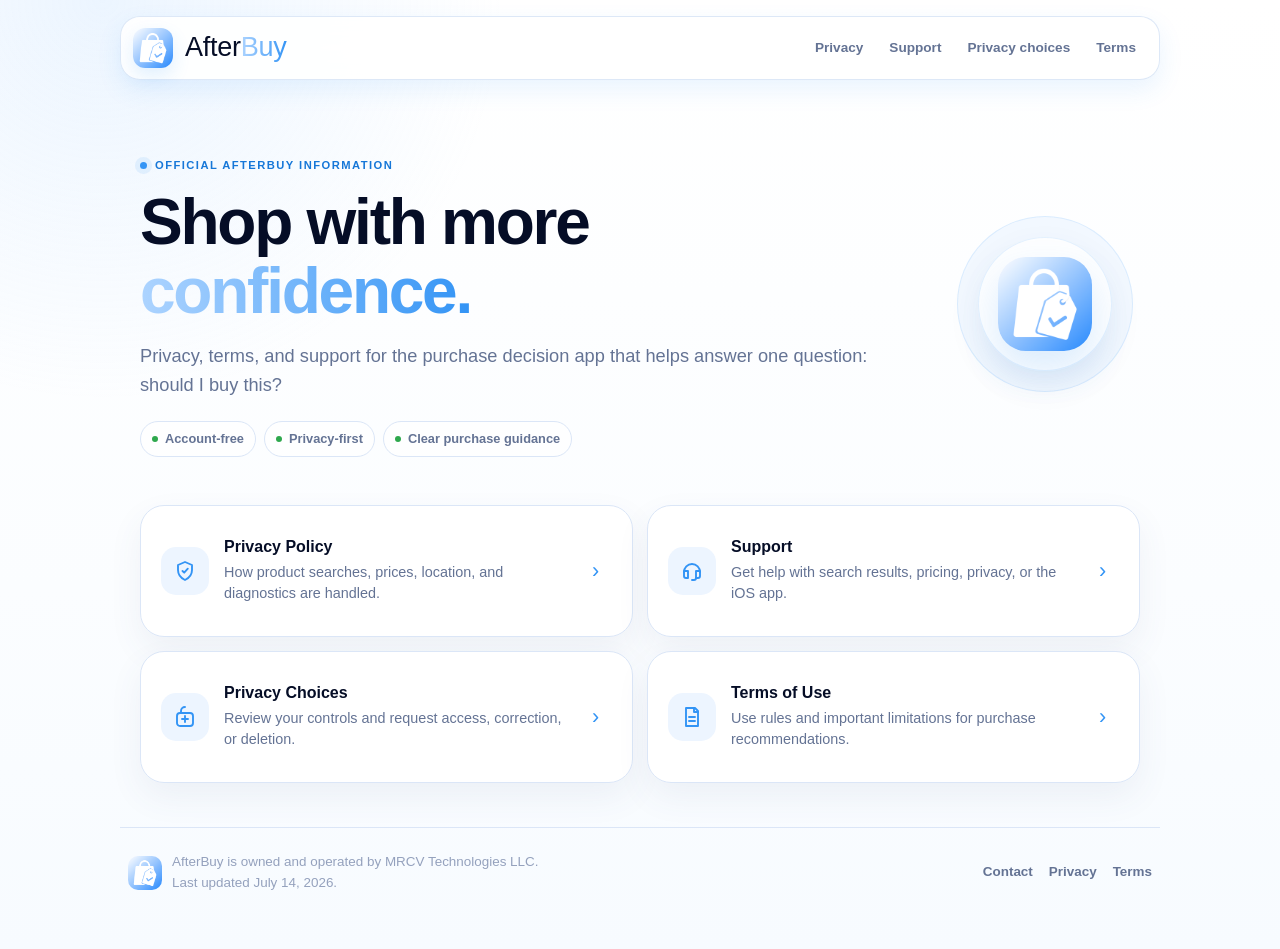
<file: index.html>
<!DOCTYPE html>
<html lang="en">
<head>
  <meta charset="utf-8">
  <meta name="viewport" content="width=device-width, initial-scale=1">
  <meta name="theme-color" content="#ffffff">
  <title>AfterBuy — Legal &amp; Support</title>
  <meta name="description" content="Official privacy, terms, support, and privacy choices for the AfterBuy iOS app.">
  <link rel="icon" type="image/png" href="assets/favicon.png?v=20260717">
  <link rel="apple-touch-icon" href="assets/afterbuy-logo-mark.png?v=20260717">
  <link rel="stylesheet" href="styles.css?v=20260717">
</head>
<body>
  <main class="site-shell">
    <header class="topbar">
      <a class="brand" href="index.html" aria-label="AfterBuy home" aria-current="page">
        <img class="brand-mark" src="assets/afterbuy-logo-mark.png?v=20260717" alt="" width="48" height="48">
        <span class="brand-copy">
          <span class="wordmark"><span>After</span><span class="wordmark-buy">Buy</span></span>
          <span class="brand-tagline">BUY SMARTER. SAVE BETTER.</span>
        </span>
      </a>
      <nav class="nav-links" aria-label="Legal and support pages">
        <a href="privacy.html">Privacy</a>
        <a href="support.html">Support</a>
        <a href="privacy-choices.html">Privacy choices</a>
        <a href="terms.html">Terms</a>
      </nav>
    </header>

    <section class="hero">
      <div class="hero-copy">
        <div class="eyebrow">Official AfterBuy information</div>
        <h1>Shop with more <span class="accent-text">confidence.</span></h1>
        <p class="lead">Privacy, terms, and support for the purchase decision app that helps answer one question: should I buy this?</p>
        <div class="trust-row" aria-label="AfterBuy service qualities">
          <span class="trust-pill">Account-free</span>
          <span class="trust-pill">Privacy-first</span>
          <span class="trust-pill">Clear purchase guidance</span>
        </div>
      </div>
      <div class="hero-art" aria-hidden="true">
        <img class="hero-logo" src="assets/afterbuy-logo-mark.png?v=20260717" alt="" width="126" height="126">
      </div>
    </section>

    <section class="link-grid" aria-label="Important AfterBuy pages">
      <a class="link-card" href="privacy.html">
        <span class="card-icon" aria-hidden="true">
          <svg viewBox="0 0 24 24"><path d="M12 3 5 6v5c0 4.6 2.8 8 7 10 4.2-2 7-5.4 7-10V6l-7-3Z"></path><path d="m9.5 12 1.7 1.7 3.6-4"></path></svg>
        </span>
        <span class="card-copy"><strong>Privacy Policy</strong><span>How product searches, prices, location, and diagnostics are handled.</span></span>
        <span class="card-arrow" aria-hidden="true">›</span>
      </a>
      <a class="link-card" href="support.html">
        <span class="card-icon" aria-hidden="true">
          <svg viewBox="0 0 24 24"><path d="M4 13a8 8 0 0 1 16 0"></path><path d="M4 13v4a2 2 0 0 0 2 2h2v-7H4v1ZM20 13v4a2 2 0 0 1-2 2h-2v-7h4v1Z"></path><path d="M16 19c0 1.1-.9 2-2 2h-2"></path></svg>
        </span>
        <span class="card-copy"><strong>Support</strong><span>Get help with search results, pricing, privacy, or the iOS app.</span></span>
        <span class="card-arrow" aria-hidden="true">›</span>
      </a>
      <a class="link-card" href="privacy-choices.html">
        <span class="card-icon" aria-hidden="true">
          <svg viewBox="0 0 24 24"><path d="M12 2a4 4 0 0 0-4 4v2"></path><rect x="4" y="8" width="16" height="13" rx="3"></rect><path d="M9 14h6M12 11v6"></path></svg>
        </span>
        <span class="card-copy"><strong>Privacy Choices</strong><span>Review your controls and request access, correction, or deletion.</span></span>
        <span class="card-arrow" aria-hidden="true">›</span>
      </a>
      <a class="link-card" href="terms.html">
        <span class="card-icon" aria-hidden="true">
          <svg viewBox="0 0 24 24"><path d="M6 3h9l3 3v15H6V3Z"></path><path d="M14 3v4h4M9 12h6M9 16h6"></path></svg>
        </span>
        <span class="card-copy"><strong>Terms of Use</strong><span>Use rules and important limitations for purchase recommendations.</span></span>
        <span class="card-arrow" aria-hidden="true">›</span>
      </a>
    </section>

    <footer class="footer">
      <div class="footer-brand">
        <img src="assets/afterbuy-logo-mark.png?v=20260717" alt="" width="34" height="34">
        <p>AfterBuy is owned and operated by MRCV Technologies LLC.<br>Last updated July 14, 2026.</p>
      </div>
      <nav class="footer-links" aria-label="Footer links">
        <a href="mailto:info@mrcv.net">Contact</a>
        <a href="privacy.html">Privacy</a>
        <a href="terms.html">Terms</a>
      </nav>
    </footer>
  </main>
</body>
</html>
</file>
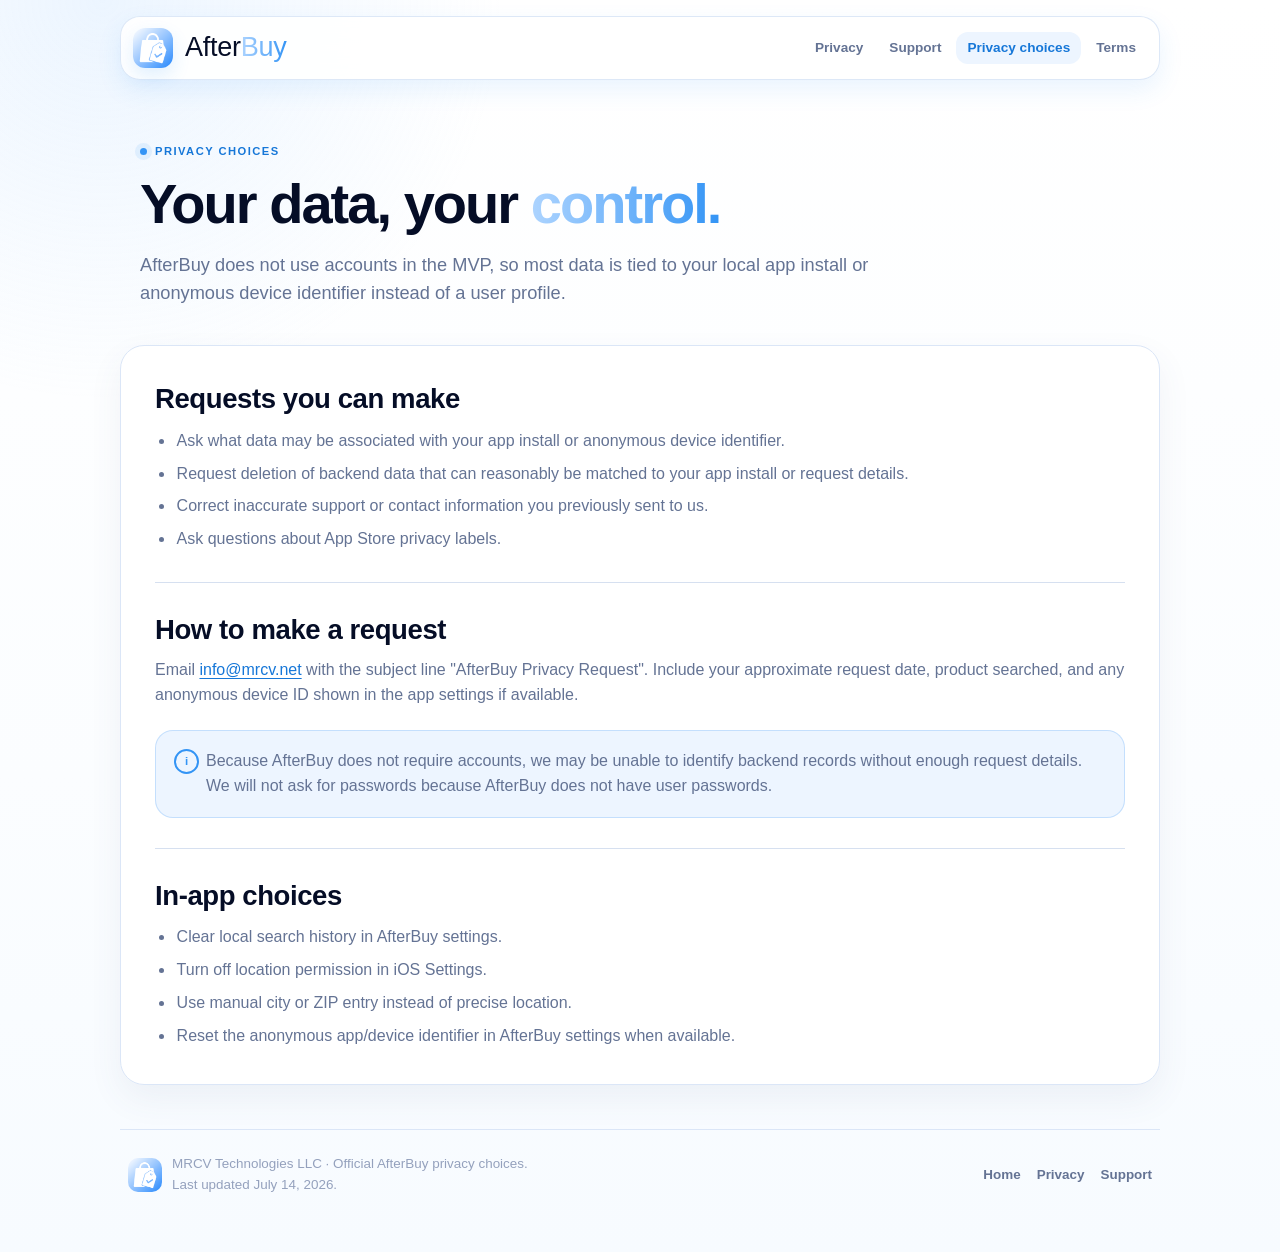
<file: privacy-choices.html>
<!DOCTYPE html>
<html lang="en">
<head>
  <meta charset="utf-8">
  <meta name="viewport" content="width=device-width, initial-scale=1">
  <meta name="theme-color" content="#ffffff">
  <title>AfterBuy Privacy Choices</title>
  <meta name="description" content="Privacy choices and data request information for AfterBuy.">
  <link rel="icon" type="image/png" href="assets/favicon.png?v=20260717">
  <link rel="apple-touch-icon" href="assets/afterbuy-logo-mark.png?v=20260717">
  <link rel="stylesheet" href="styles.css?v=20260717">
</head>
<body>
  <main class="site-shell">
    <header class="topbar">
      <a class="brand" href="index.html" aria-label="AfterBuy home">
        <img class="brand-mark" src="assets/afterbuy-logo-mark.png?v=20260717" alt="" width="48" height="48">
        <span class="brand-copy">
          <span class="wordmark"><span>After</span><span class="wordmark-buy">Buy</span></span>
          <span class="brand-tagline">BUY SMARTER. SAVE BETTER.</span>
        </span>
      </a>
      <nav class="nav-links" aria-label="Legal and support pages">
        <a href="privacy.html">Privacy</a>
        <a href="support.html">Support</a>
        <a href="privacy-choices.html" aria-current="page">Privacy choices</a>
        <a href="terms.html">Terms</a>
      </nav>
    </header>

    <section class="hero hero-compact">
      <div class="hero-copy">
        <div class="eyebrow">Privacy choices</div>
        <h1>Your data, your <span class="accent-text">control.</span></h1>
        <p class="lead">AfterBuy does not use accounts in the MVP, so most data is tied to your local app install or anonymous device identifier instead of a user profile.</p>
      </div>
    </section>

    <article class="content-card">
    <section class="section">
      <h2>Requests you can make</h2>
      <ul>
        <li>Ask what data may be associated with your app install or anonymous device identifier.</li>
        <li>Request deletion of backend data that can reasonably be matched to your app install or request details.</li>
        <li>Correct inaccurate support or contact information you previously sent to us.</li>
        <li>Ask questions about App Store privacy labels.</li>
      </ul>
    </section>

    <section class="section">
      <h2>How to make a request</h2>
      <p>Email <a href="mailto:info@mrcv.net">info@mrcv.net</a> with the subject line "AfterBuy Privacy Request". Include your approximate request date, product searched, and any anonymous device ID shown in the app settings if available.</p>
      <p class="notice">Because AfterBuy does not require accounts, we may be unable to identify backend records without enough request details. We will not ask for passwords because AfterBuy does not have user passwords.</p>
    </section>

    <section class="section">
      <h2>In-app choices</h2>
      <ul>
        <li>Clear local search history in AfterBuy settings.</li>
        <li>Turn off location permission in iOS Settings.</li>
        <li>Use manual city or ZIP entry instead of precise location.</li>
        <li>Reset the anonymous app/device identifier in AfterBuy settings when available.</li>
      </ul>
    </section>
    </article>

    <footer class="footer">
      <div class="footer-brand">
        <img src="assets/afterbuy-logo-mark.png?v=20260717" alt="" width="34" height="34">
        <p>MRCV Technologies LLC · Official AfterBuy privacy choices.<br>Last updated July 14, 2026.</p>
      </div>
      <nav class="footer-links" aria-label="Footer links">
        <a href="index.html">Home</a>
        <a href="privacy.html">Privacy</a>
        <a href="support.html">Support</a>
      </nav>
    </footer>
  </main>
</body>
</html>
</file>
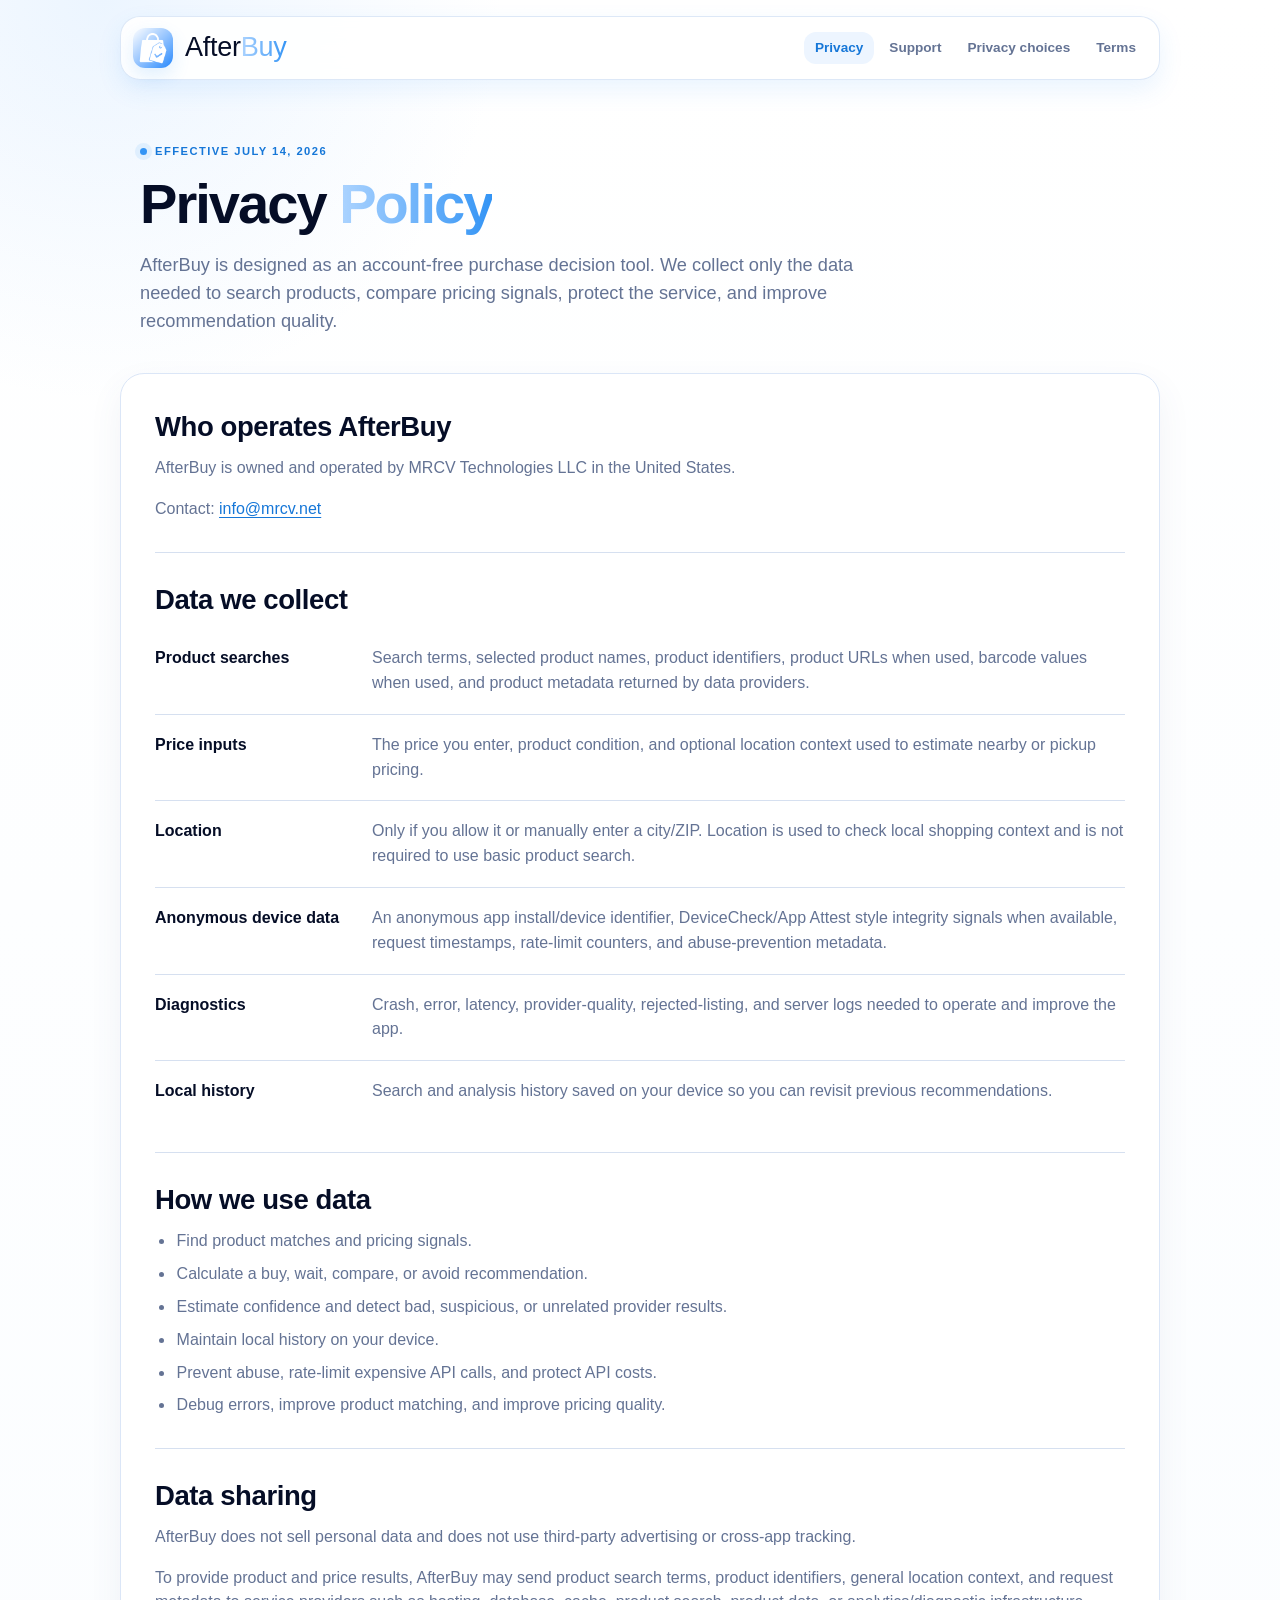
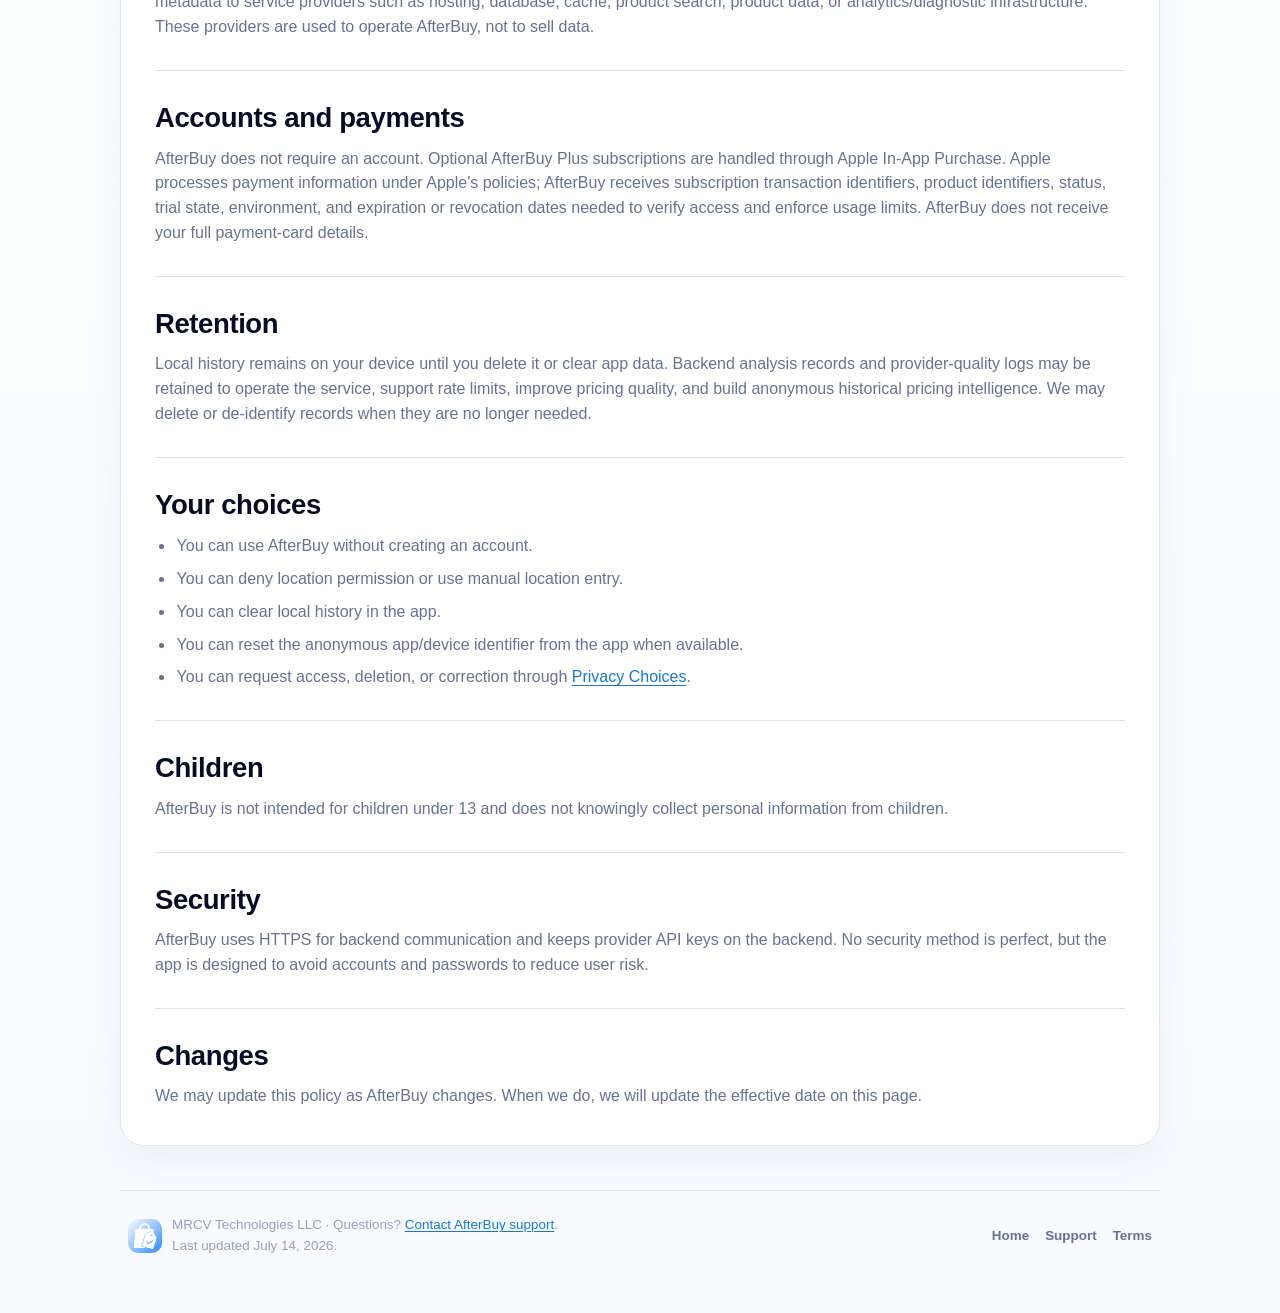
<file: privacy.html>
<!DOCTYPE html>
<html lang="en">
<head>
  <meta charset="utf-8">
  <meta name="viewport" content="width=device-width, initial-scale=1">
  <meta name="theme-color" content="#ffffff">
  <title>AfterBuy Privacy Policy</title>
  <meta name="description" content="Privacy Policy for the AfterBuy iOS app.">
  <link rel="icon" type="image/png" href="assets/favicon.png?v=20260717">
  <link rel="apple-touch-icon" href="assets/afterbuy-logo-mark.png?v=20260717">
  <link rel="stylesheet" href="styles.css?v=20260717">
</head>
<body>
  <main class="site-shell">
    <header class="topbar">
      <a class="brand" href="index.html" aria-label="AfterBuy home">
        <img class="brand-mark" src="assets/afterbuy-logo-mark.png?v=20260717" alt="" width="48" height="48">
        <span class="brand-copy">
          <span class="wordmark"><span>After</span><span class="wordmark-buy">Buy</span></span>
          <span class="brand-tagline">BUY SMARTER. SAVE BETTER.</span>
        </span>
      </a>
      <nav class="nav-links" aria-label="Legal and support pages">
        <a href="privacy.html" aria-current="page">Privacy</a>
        <a href="support.html">Support</a>
        <a href="privacy-choices.html">Privacy choices</a>
        <a href="terms.html">Terms</a>
      </nav>
    </header>

    <section class="hero hero-compact">
      <div class="hero-copy">
        <div class="eyebrow">Effective July 14, 2026</div>
        <h1>Privacy <span class="accent-text">Policy</span></h1>
        <p class="lead">AfterBuy is designed as an account-free purchase decision tool. We collect only the data needed to search products, compare pricing signals, protect the service, and improve recommendation quality.</p>
      </div>
    </section>

    <article class="content-card">
    <section class="section">
      <h2>Who operates AfterBuy</h2>
      <p>AfterBuy is owned and operated by MRCV Technologies LLC in the United States.</p>
      <p>Contact: <a href="mailto:info@mrcv.net">info@mrcv.net</a></p>
    </section>

    <section class="section">
      <h2>Data we collect</h2>
      <div class="details">
        <div class="row">
          <strong>Product searches</strong>
          <span>Search terms, selected product names, product identifiers, product URLs when used, barcode values when used, and product metadata returned by data providers.</span>
        </div>
        <div class="row">
          <strong>Price inputs</strong>
          <span>The price you enter, product condition, and optional location context used to estimate nearby or pickup pricing.</span>
        </div>
        <div class="row">
          <strong>Location</strong>
          <span>Only if you allow it or manually enter a city/ZIP. Location is used to check local shopping context and is not required to use basic product search.</span>
        </div>
        <div class="row">
          <strong>Anonymous device data</strong>
          <span>An anonymous app install/device identifier, DeviceCheck/App Attest style integrity signals when available, request timestamps, rate-limit counters, and abuse-prevention metadata.</span>
        </div>
        <div class="row">
          <strong>Diagnostics</strong>
          <span>Crash, error, latency, provider-quality, rejected-listing, and server logs needed to operate and improve the app.</span>
        </div>
        <div class="row">
          <strong>Local history</strong>
          <span>Search and analysis history saved on your device so you can revisit previous recommendations.</span>
        </div>
      </div>
    </section>

    <section class="section">
      <h2>How we use data</h2>
      <ul>
        <li>Find product matches and pricing signals.</li>
        <li>Calculate a buy, wait, compare, or avoid recommendation.</li>
        <li>Estimate confidence and detect bad, suspicious, or unrelated provider results.</li>
        <li>Maintain local history on your device.</li>
        <li>Prevent abuse, rate-limit expensive API calls, and protect API costs.</li>
        <li>Debug errors, improve product matching, and improve pricing quality.</li>
      </ul>
    </section>

    <section class="section">
      <h2>Data sharing</h2>
      <p>AfterBuy does not sell personal data and does not use third-party advertising or cross-app tracking.</p>
      <p>To provide product and price results, AfterBuy may send product search terms, product identifiers, general location context, and request metadata to service providers such as hosting, database, cache, product search, product data, or analytics/diagnostic infrastructure. These providers are used to operate AfterBuy, not to sell data.</p>
    </section>

    <section class="section">
      <h2>Accounts and payments</h2>
      <p>AfterBuy does not require an account. Optional AfterBuy Plus subscriptions are handled through Apple In-App Purchase. Apple processes payment information under Apple's policies; AfterBuy receives subscription transaction identifiers, product identifiers, status, trial state, environment, and expiration or revocation dates needed to verify access and enforce usage limits. AfterBuy does not receive your full payment-card details.</p>
    </section>

    <section class="section">
      <h2>Retention</h2>
      <p>Local history remains on your device until you delete it or clear app data. Backend analysis records and provider-quality logs may be retained to operate the service, support rate limits, improve pricing quality, and build anonymous historical pricing intelligence. We may delete or de-identify records when they are no longer needed.</p>
    </section>

    <section class="section">
      <h2>Your choices</h2>
      <ul>
        <li>You can use AfterBuy without creating an account.</li>
        <li>You can deny location permission or use manual location entry.</li>
        <li>You can clear local history in the app.</li>
        <li>You can reset the anonymous app/device identifier from the app when available.</li>
        <li>You can request access, deletion, or correction through <a href="privacy-choices.html">Privacy Choices</a>.</li>
      </ul>
    </section>

    <section class="section">
      <h2>Children</h2>
      <p>AfterBuy is not intended for children under 13 and does not knowingly collect personal information from children.</p>
    </section>

    <section class="section">
      <h2>Security</h2>
      <p>AfterBuy uses HTTPS for backend communication and keeps provider API keys on the backend. No security method is perfect, but the app is designed to avoid accounts and passwords to reduce user risk.</p>
    </section>

    <section class="section">
      <h2>Changes</h2>
      <p>We may update this policy as AfterBuy changes. When we do, we will update the effective date on this page.</p>
    </section>
    </article>

    <footer class="footer">
      <div class="footer-brand">
        <img src="assets/afterbuy-logo-mark.png?v=20260717" alt="" width="34" height="34">
        <p>MRCV Technologies LLC · Questions? <a href="mailto:info@mrcv.net">Contact AfterBuy support</a>.<br>Last updated July 14, 2026.</p>
      </div>
      <nav class="footer-links" aria-label="Footer links">
        <a href="index.html">Home</a>
        <a href="support.html">Support</a>
        <a href="terms.html">Terms</a>
      </nav>
    </footer>
  </main>
</body>
</html>
</file>
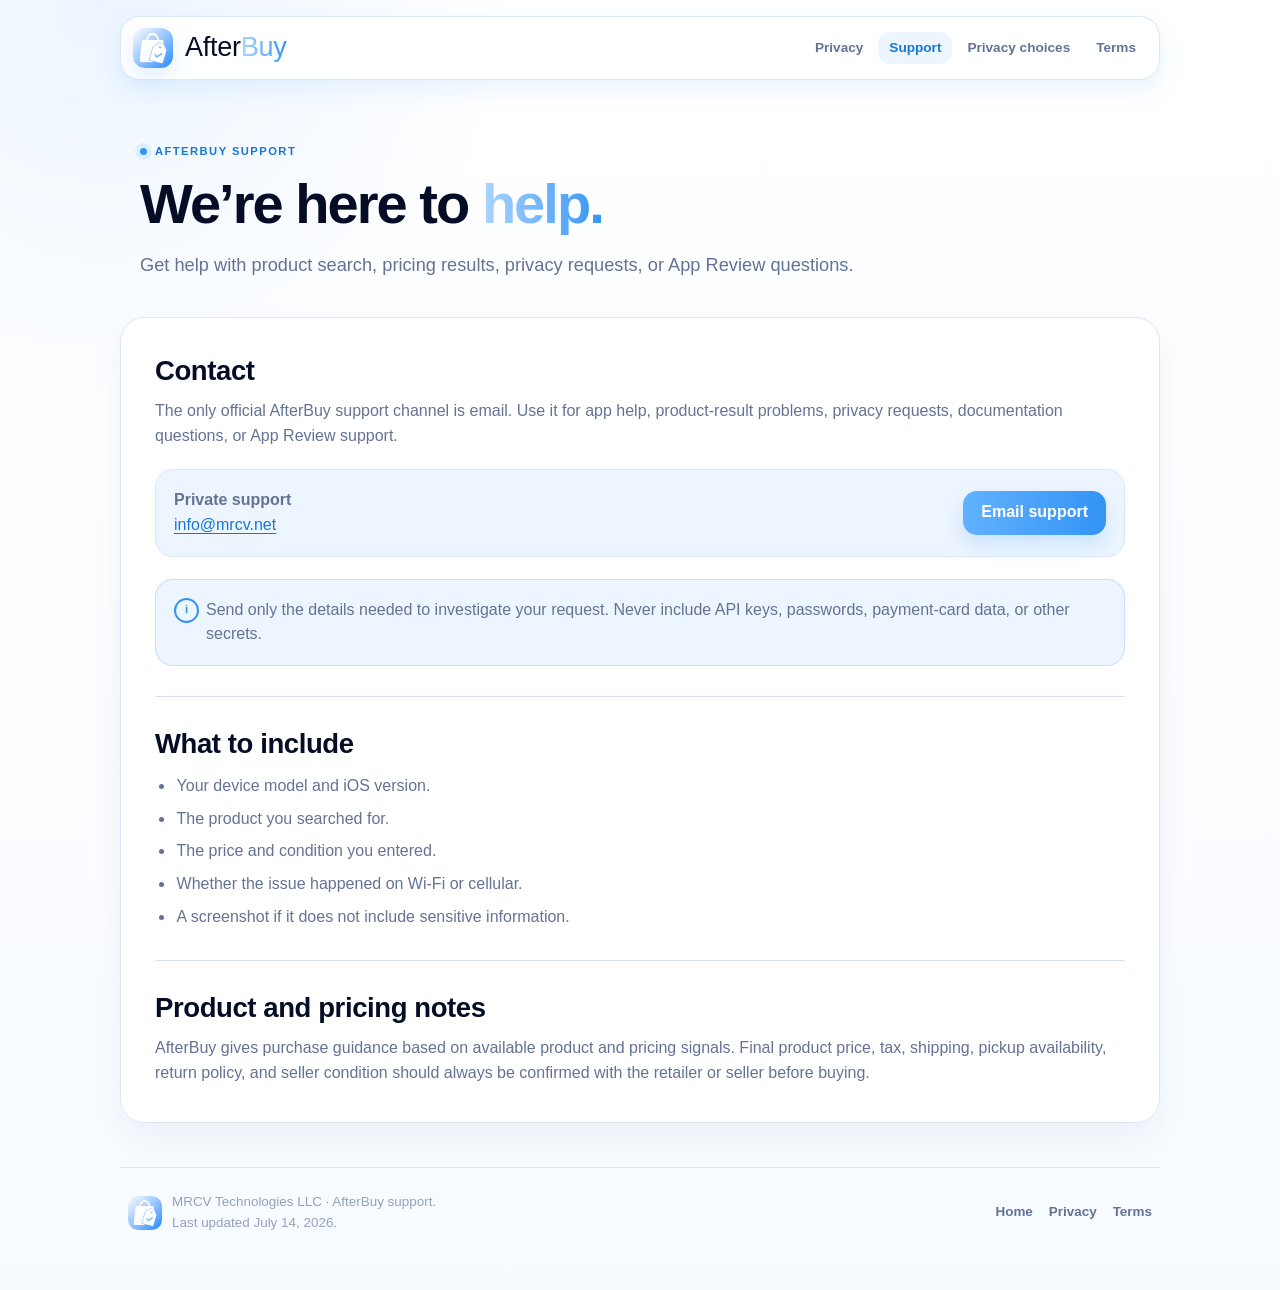
<file: support.html>
<!DOCTYPE html>
<html lang="en">
<head>
  <meta charset="utf-8">
  <meta name="viewport" content="width=device-width, initial-scale=1">
  <meta name="theme-color" content="#ffffff">
  <title>AfterBuy Support</title>
  <meta name="description" content="Support contact information for AfterBuy.">
  <link rel="icon" type="image/png" href="assets/favicon.png?v=20260717">
  <link rel="apple-touch-icon" href="assets/afterbuy-logo-mark.png?v=20260717">
  <link rel="stylesheet" href="styles.css?v=20260717">
</head>
<body>
  <main class="site-shell">
    <header class="topbar">
      <a class="brand" href="index.html" aria-label="AfterBuy home">
        <img class="brand-mark" src="assets/afterbuy-logo-mark.png?v=20260717" alt="" width="48" height="48">
        <span class="brand-copy">
          <span class="wordmark"><span>After</span><span class="wordmark-buy">Buy</span></span>
          <span class="brand-tagline">BUY SMARTER. SAVE BETTER.</span>
        </span>
      </a>
      <nav class="nav-links" aria-label="Legal and support pages">
        <a href="privacy.html">Privacy</a>
        <a href="support.html" aria-current="page">Support</a>
        <a href="privacy-choices.html">Privacy choices</a>
        <a href="terms.html">Terms</a>
      </nav>
    </header>

    <section class="hero hero-compact">
      <div class="hero-copy">
        <div class="eyebrow">AfterBuy support</div>
        <h1>We’re here to <span class="accent-text">help.</span></h1>
        <p class="lead">Get help with product search, pricing results, privacy requests, or App Review questions.</p>
      </div>
    </section>

    <article class="content-card">
    <section class="section">
      <h2>Contact</h2>
      <p>The only official AfterBuy support channel is email. Use it for app help, product-result problems, privacy requests, documentation questions, or App Review support.</p>
      <div class="contact-card">
        <p><strong>Private support</strong><br><a href="mailto:info@mrcv.net">info@mrcv.net</a></p>
        <a class="primary-button" href="mailto:info@mrcv.net?subject=AfterBuy%20Support">Email support</a>
      </div>
      <p class="notice">Send only the details needed to investigate your request. Never include API keys, passwords, payment-card data, or other secrets.</p>
    </section>

    <section class="section">
      <h2>What to include</h2>
      <ul>
        <li>Your device model and iOS version.</li>
        <li>The product you searched for.</li>
        <li>The price and condition you entered.</li>
        <li>Whether the issue happened on Wi-Fi or cellular.</li>
        <li>A screenshot if it does not include sensitive information.</li>
      </ul>
    </section>

    <section class="section">
      <h2>Product and pricing notes</h2>
      <p>AfterBuy gives purchase guidance based on available product and pricing signals. Final product price, tax, shipping, pickup availability, return policy, and seller condition should always be confirmed with the retailer or seller before buying.</p>
    </section>
    </article>

    <footer class="footer">
      <div class="footer-brand">
        <img src="assets/afterbuy-logo-mark.png?v=20260717" alt="" width="34" height="34">
        <p>MRCV Technologies LLC · AfterBuy support.<br>Last updated July 14, 2026.</p>
      </div>
      <nav class="footer-links" aria-label="Footer links">
        <a href="index.html">Home</a>
        <a href="privacy.html">Privacy</a>
        <a href="terms.html">Terms</a>
      </nav>
    </footer>
  </main>
</body>
</html>
</file>
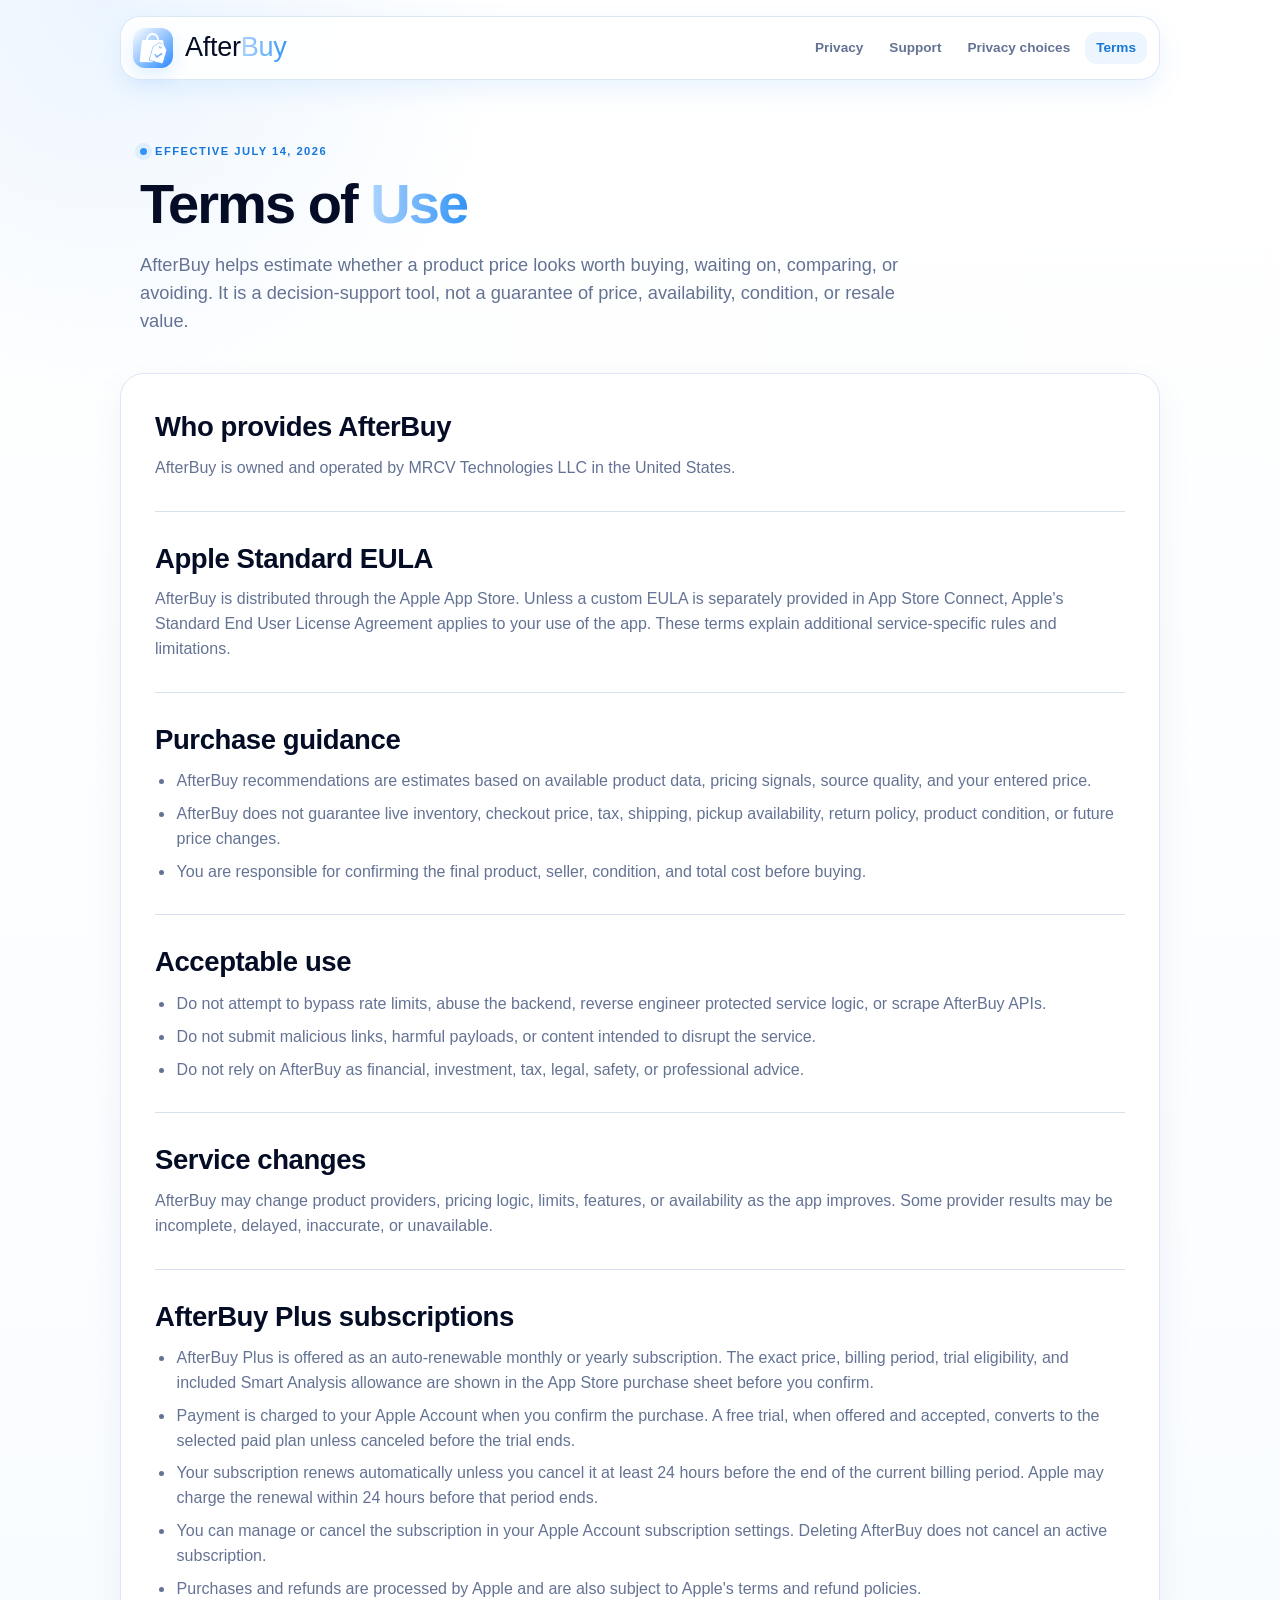
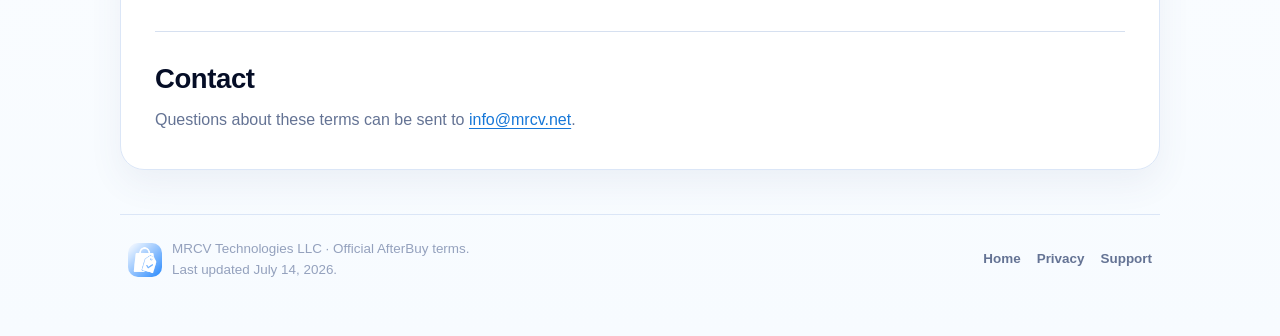
<file: terms.html>
<!DOCTYPE html>
<html lang="en">
<head>
  <meta charset="utf-8">
  <meta name="viewport" content="width=device-width, initial-scale=1">
  <meta name="theme-color" content="#ffffff">
  <title>AfterBuy Terms</title>
  <meta name="description" content="Terms of use for AfterBuy.">
  <link rel="icon" type="image/png" href="assets/favicon.png?v=20260717">
  <link rel="apple-touch-icon" href="assets/afterbuy-logo-mark.png?v=20260717">
  <link rel="stylesheet" href="styles.css?v=20260717">
</head>
<body>
  <main class="site-shell">
    <header class="topbar">
      <a class="brand" href="index.html" aria-label="AfterBuy home">
        <img class="brand-mark" src="assets/afterbuy-logo-mark.png?v=20260717" alt="" width="48" height="48">
        <span class="brand-copy">
          <span class="wordmark"><span>After</span><span class="wordmark-buy">Buy</span></span>
          <span class="brand-tagline">BUY SMARTER. SAVE BETTER.</span>
        </span>
      </a>
      <nav class="nav-links" aria-label="Legal and support pages">
        <a href="privacy.html">Privacy</a>
        <a href="support.html">Support</a>
        <a href="privacy-choices.html">Privacy choices</a>
        <a href="terms.html" aria-current="page">Terms</a>
      </nav>
    </header>

    <section class="hero hero-compact">
      <div class="hero-copy">
        <div class="eyebrow">Effective July 14, 2026</div>
        <h1>Terms of <span class="accent-text">Use</span></h1>
        <p class="lead">AfterBuy helps estimate whether a product price looks worth buying, waiting on, comparing, or avoiding. It is a decision-support tool, not a guarantee of price, availability, condition, or resale value.</p>
      </div>
    </section>

    <article class="content-card">
    <section class="section">
      <h2>Who provides AfterBuy</h2>
      <p>AfterBuy is owned and operated by MRCV Technologies LLC in the United States.</p>
    </section>
    <section class="section">
      <h2>Apple Standard EULA</h2>
      <p>AfterBuy is distributed through the Apple App Store. Unless a custom EULA is separately provided in App Store Connect, Apple's Standard End User License Agreement applies to your use of the app. These terms explain additional service-specific rules and limitations.</p>
    </section>

    <section class="section">
      <h2>Purchase guidance</h2>
      <ul>
        <li>AfterBuy recommendations are estimates based on available product data, pricing signals, source quality, and your entered price.</li>
        <li>AfterBuy does not guarantee live inventory, checkout price, tax, shipping, pickup availability, return policy, product condition, or future price changes.</li>
        <li>You are responsible for confirming the final product, seller, condition, and total cost before buying.</li>
      </ul>
    </section>

    <section class="section">
      <h2>Acceptable use</h2>
      <ul>
        <li>Do not attempt to bypass rate limits, abuse the backend, reverse engineer protected service logic, or scrape AfterBuy APIs.</li>
        <li>Do not submit malicious links, harmful payloads, or content intended to disrupt the service.</li>
        <li>Do not rely on AfterBuy as financial, investment, tax, legal, safety, or professional advice.</li>
      </ul>
    </section>

    <section class="section">
      <h2>Service changes</h2>
      <p>AfterBuy may change product providers, pricing logic, limits, features, or availability as the app improves. Some provider results may be incomplete, delayed, inaccurate, or unavailable.</p>
    </section>

    <section class="section">
      <h2>AfterBuy Plus subscriptions</h2>
      <ul>
        <li>AfterBuy Plus is offered as an auto-renewable monthly or yearly subscription. The exact price, billing period, trial eligibility, and included Smart Analysis allowance are shown in the App Store purchase sheet before you confirm.</li>
        <li>Payment is charged to your Apple Account when you confirm the purchase. A free trial, when offered and accepted, converts to the selected paid plan unless canceled before the trial ends.</li>
        <li>Your subscription renews automatically unless you cancel it at least 24 hours before the end of the current billing period. Apple may charge the renewal within 24 hours before that period ends.</li>
        <li>You can manage or cancel the subscription in your Apple Account subscription settings. Deleting AfterBuy does not cancel an active subscription.</li>
        <li>Purchases and refunds are processed by Apple and are also subject to Apple's terms and refund policies.</li>
      </ul>
    </section>

    <section class="section">
      <h2>Contact</h2>
      <p>Questions about these terms can be sent to <a href="mailto:info@mrcv.net">info@mrcv.net</a>.</p>
    </section>
    </article>

    <footer class="footer">
      <div class="footer-brand">
        <img src="assets/afterbuy-logo-mark.png?v=20260717" alt="" width="34" height="34">
        <p>MRCV Technologies LLC · Official AfterBuy terms.<br>Last updated July 14, 2026.</p>
      </div>
      <nav class="footer-links" aria-label="Footer links">
        <a href="index.html">Home</a>
        <a href="privacy.html">Privacy</a>
        <a href="support.html">Support</a>
      </nav>
    </footer>
  </main>
</body>
</html>
</file>
<file: styles.css>
:root {
  color-scheme: light;
  --background: #ffffff;
  --background-blue: #edf5ff;
  --card: rgba(255, 255, 255, 0.96);
  --border: #dbe6f7;
  --hairline: #d6e0f0;
  --primary: #050d26;
  --secondary: #647394;
  --muted: #94a1bd;
  --accent: #3394f5;
  --accent-light: #add4ff;
  --accent-dark: #1677d8;
  --green: #2ea84d;
  --shadow: 0 14px 34px rgba(66, 82, 122, 0.07);
  --blue-shadow: 0 10px 24px rgba(51, 148, 245, 0.10);
  --radius-large: 24px;
  --radius-medium: 18px;
  --page-width: 1040px;
}

* {
  box-sizing: border-box;
  min-width: 0;
}

html {
  scroll-behavior: smooth;
  color: var(--primary);
  background: var(--background);
  font-family: "Avenir Next", Avenir, -apple-system, BlinkMacSystemFont, "Segoe UI", sans-serif;
  font-size: 16px;
  line-height: 1.55;
  -webkit-font-smoothing: antialiased;
  text-rendering: optimizeLegibility;
}

body {
  min-width: 320px;
  min-height: 100vh;
  margin: 0;
  background:
    radial-gradient(circle at 8% 0%, rgba(173, 212, 255, 0.23), transparent 25rem),
    linear-gradient(180deg, #ffffff 0%, #fbfdff 62%, #f7fbff 100%);
}

img,
svg {
  display: block;
  max-width: 100%;
}

a {
  color: var(--accent-dark);
  overflow-wrap: anywhere;
  text-decoration-thickness: 0.07em;
  text-underline-offset: 0.18em;
}

a:focus-visible {
  outline: 3px solid rgba(51, 148, 245, 0.28);
  outline-offset: 4px;
  border-radius: 8px;
}

.site-shell {
  width: calc(100% - 32px);
  max-width: var(--page-width);
  margin: 0 auto;
  padding: 16px 0 56px;
}

.topbar {
  position: sticky;
  top: 12px;
  z-index: 10;
  display: flex;
  align-items: center;
  justify-content: space-between;
  gap: 20px;
  width: 100%;
  min-height: 64px;
  padding: 10px 12px;
  border: 1px solid rgba(219, 230, 247, 0.92);
  border-radius: 20px;
  background: rgba(255, 255, 255, 0.90);
  box-shadow: var(--blue-shadow);
  backdrop-filter: blur(20px) saturate(130%);
  -webkit-backdrop-filter: blur(20px) saturate(130%);
}

.brand {
  display: inline-flex;
  flex: 0 0 auto;
  align-items: center;
  gap: 12px;
  color: var(--primary);
  text-decoration: none;
  white-space: nowrap;
}

.brand-mark {
  flex: 0 0 auto;
  width: 40px;
  height: 40px;
  border-radius: 12px;
  box-shadow: 0 8px 18px rgba(51, 148, 245, 0.14);
}

.brand-copy {
  display: grid;
  gap: 2px;
}

.wordmark {
  display: inline-flex;
  align-items: baseline;
  font-size: 1.69rem;
  font-weight: 500;
  line-height: 1;
  letter-spacing: -0.01em;
}

.wordmark-buy,
.accent-text {
  color: var(--accent);
  background: linear-gradient(90deg, var(--accent-light), var(--accent));
  background-clip: text;
  -webkit-background-clip: text;
  -webkit-text-fill-color: transparent;
}

.brand-tagline {
  display: none;
  color: var(--secondary);
  font-size: 0.58rem;
  font-weight: 700;
  line-height: 1.25;
  letter-spacing: 0.16em;
}

.nav-links {
  display: flex;
  flex: 0 1 auto;
  flex-wrap: wrap;
  justify-content: flex-end;
  gap: 4px;
}

.nav-links a {
  padding: 8px 11px;
  border-radius: 12px;
  color: var(--secondary);
  font-size: 0.85rem;
  font-weight: 600;
  line-height: 1.2;
  text-align: center;
  text-decoration: none;
  transition: color 180ms ease, background-color 180ms ease, transform 180ms ease;
}

.nav-links a:hover,
.nav-links a[aria-current="page"] {
  color: var(--accent-dark);
  background: var(--background-blue);
}

.nav-links a:hover {
  transform: translateY(-1px);
}

.hero {
  position: relative;
  display: grid;
  grid-template-columns: minmax(0, 1fr) 190px;
  align-items: center;
  gap: 52px;
  width: 100%;
  padding: 72px 20px 48px;
}

.hero-compact {
  grid-template-columns: minmax(0, 1fr);
  padding-top: 58px;
  padding-bottom: 38px;
}

.hero-copy {
  width: 100%;
}

.eyebrow {
  display: inline-flex;
  align-items: center;
  gap: 8px;
  max-width: 100%;
  margin-bottom: 14px;
  color: var(--accent-dark);
  font-size: 0.7rem;
  font-weight: 700;
  letter-spacing: 0.13em;
  text-transform: uppercase;
}

.eyebrow::before {
  flex: 0 0 auto;
  width: 7px;
  height: 7px;
  border-radius: 999px;
  background: var(--accent);
  box-shadow: 0 0 0 5px rgba(51, 148, 245, 0.10);
  content: "";
}

h1,
h2,
h3,
p,
li,
.row span,
.card-copy span {
  overflow-wrap: break-word;
}

h1 {
  position: relative;
  width: fit-content;
  max-width: 760px;
  margin: 0 0 16px;
  font-size: clamp(2.5rem, 5.4vw, 4rem);
  font-weight: 700;
  line-height: 1.08;
  letter-spacing: -0.035em;
}

.hero-compact h1 {
  font-size: clamp(2.35rem, 5vw, 3.5rem);
}

.lead {
  max-width: 760px;
  margin: 0;
  color: var(--secondary);
  font-size: clamp(1rem, 1.8vw, 1.14rem);
  line-height: 1.55;
}

.hero-art {
  position: relative;
  display: grid;
  place-items: center;
  width: 190px;
  height: 190px;
}

.hero-art::before,
.hero-art::after {
  position: absolute;
  border: 1px solid rgba(51, 148, 245, 0.12);
  border-radius: 999px;
  content: "";
}

.hero-art::before {
  width: 174px;
  height: 174px;
  background: rgba(237, 245, 255, 0.72);
}

.hero-art::after {
  width: 132px;
  height: 132px;
  background: rgba(255, 255, 255, 0.84);
  box-shadow: var(--shadow);
}

.hero-logo {
  position: relative;
  z-index: 1;
  width: 94px;
  height: 94px;
  border-radius: 28px;
  box-shadow: 0 18px 36px rgba(51, 148, 245, 0.17);
  animation: logo-float 4s ease-in-out infinite;
}

.trust-row {
  display: flex;
  flex-wrap: wrap;
  gap: 8px;
  margin-top: 22px;
}

.trust-pill {
  display: inline-flex;
  align-items: center;
  gap: 7px;
  max-width: 100%;
  padding: 7px 11px;
  border: 1px solid var(--border);
  border-radius: 999px;
  color: var(--secondary);
  background: rgba(255, 255, 255, 0.80);
  font-size: 0.8rem;
  font-weight: 600;
}

.trust-pill::before {
  flex: 0 0 auto;
  width: 6px;
  height: 6px;
  border-radius: 50%;
  background: var(--green);
  content: "";
}

.link-grid {
  display: grid;
  grid-template-columns: repeat(2, minmax(0, 1fr));
  gap: 14px;
  width: 100%;
  padding: 0 20px;
}

.link-card {
  position: relative;
  display: grid;
  grid-template-columns: 48px minmax(0, 1fr) 20px;
  align-items: center;
  gap: 15px;
  width: 100%;
  min-height: 132px;
  padding: 20px;
  border: 1px solid var(--border);
  border-radius: var(--radius-large);
  color: var(--primary);
  background: var(--card);
  box-shadow: var(--shadow);
  text-decoration: none;
  transition: border-color 200ms ease, box-shadow 200ms ease, transform 200ms ease;
}

.link-card:hover {
  border-color: rgba(51, 148, 245, 0.40);
  box-shadow: 0 16px 36px rgba(51, 148, 245, 0.11);
  transform: translateY(-2px);
}

.card-icon {
  display: grid;
  place-items: center;
  width: 48px;
  height: 48px;
  border-radius: 15px;
  color: var(--accent);
  background: var(--background-blue);
}

.card-icon svg {
  width: 24px;
  height: 24px;
  fill: none;
  stroke: currentColor;
  stroke-linecap: round;
  stroke-linejoin: round;
  stroke-width: 1.9;
}

.card-copy strong {
  display: block;
  margin-bottom: 4px;
  color: var(--primary);
  font-size: 1rem;
  font-weight: 700;
  line-height: 1.3;
}

.card-copy span {
  display: block;
  color: var(--secondary);
  font-size: 0.9rem;
  line-height: 1.45;
}

.card-arrow {
  color: var(--accent);
  font-size: 1.35rem;
  transition: transform 200ms ease;
}

.link-card:hover .card-arrow {
  transform: translateX(3px);
}

.content-card {
  width: 100%;
  padding: 6px 34px;
  border: 1px solid var(--border);
  border-radius: var(--radius-large);
  background: var(--card);
  box-shadow: var(--shadow);
}

.section {
  width: 100%;
  padding: 30px 0;
  border-top: 1px solid var(--hairline);
}

.section:first-child {
  border-top: 0;
}

h2 {
  margin: 0 0 12px;
  color: var(--primary);
  font-size: clamp(1.3rem, 2.5vw, 1.72rem);
  font-weight: 600;
  line-height: 1.22;
  letter-spacing: -0.015em;
}

h3 {
  margin: 24px 0 8px;
  color: var(--primary);
  font-size: 1.05rem;
  font-weight: 600;
}

p,
li,
.row span {
  color: var(--secondary);
  font-size: 1rem;
}

p {
  margin: 0 0 1em;
}

p:last-child {
  margin-bottom: 0;
}

ul {
  max-width: 100%;
  margin: 13px 0 0;
  padding-inline-start: 1.25rem;
}

li {
  padding-left: 0.1rem;
}

li + li {
  margin-top: 8px;
}

.details {
  display: grid;
  width: 100%;
  margin-top: 6px;
}

.row {
  display: grid;
  grid-template-columns: minmax(140px, 195px) minmax(0, 1fr);
  gap: 22px;
  width: 100%;
  padding: 18px 0;
  border-top: 1px solid var(--hairline);
}

.row:first-child {
  border-top: 0;
}

.row strong {
  color: var(--primary);
  font-weight: 600;
}

.notice {
  position: relative;
  width: 100%;
  margin: 22px 0 0;
  padding: 18px 20px 18px 50px;
  border: 1px solid rgba(51, 148, 245, 0.22);
  border-radius: var(--radius-medium);
  background: var(--background-blue);
}

.notice::before {
  position: absolute;
  top: 18px;
  left: 18px;
  display: grid;
  place-items: center;
  width: 21px;
  height: 21px;
  border: 2px solid var(--accent);
  border-radius: 50%;
  color: var(--accent);
  font-size: 0.72rem;
  font-weight: 700;
  line-height: 1;
  content: "i";
}

.contact-card {
  display: flex;
  align-items: center;
  justify-content: space-between;
  gap: 20px;
  width: 100%;
  margin-top: 20px;
  padding: 18px;
  border: 1px solid var(--border);
  border-radius: var(--radius-medium);
  background: var(--background-blue);
}

.contact-card p {
  margin: 0;
}

.primary-button {
  display: inline-flex;
  flex: 0 0 auto;
  align-items: center;
  justify-content: center;
  min-height: 44px;
  padding: 0 18px;
  border-radius: 14px;
  color: #ffffff;
  background: linear-gradient(90deg, #62b1ff, var(--accent));
  box-shadow: 0 10px 20px rgba(51, 148, 245, 0.18);
  font-weight: 600;
  text-decoration: none;
  white-space: nowrap;
  transition: box-shadow 180ms ease, transform 180ms ease;
}

.primary-button:hover {
  box-shadow: 0 13px 24px rgba(51, 148, 245, 0.24);
  transform: translateY(-1px);
}

.footer {
  display: flex;
  align-items: center;
  justify-content: space-between;
  gap: 24px;
  width: 100%;
  margin-top: 44px;
  padding: 24px 8px 0;
  border-top: 1px solid var(--border);
}

.footer-brand {
  display: flex;
  align-items: center;
  gap: 10px;
}

.footer-brand img {
  flex: 0 0 auto;
  width: 34px;
  height: 34px;
  border-radius: 10px;
}

.footer p {
  margin: 0;
  color: var(--muted);
  font-size: 0.84rem;
}

.footer-links {
  display: flex;
  flex-wrap: wrap;
  gap: 8px 16px;
}

.footer-links a {
  color: var(--secondary);
  font-size: 0.84rem;
  font-weight: 600;
  text-decoration: none;
}

@keyframes logo-float {
  0%, 100% { transform: translateY(0); }
  50% { transform: translateY(-6px); }
}

@media (max-width: 820px) {
  .site-shell {
    width: calc(100% - 24px);
    padding-top: 12px;
  }

  .topbar {
    top: 8px;
  }

  .nav-links a {
    padding: 8px;
    font-size: 0.8rem;
  }

  .hero {
    grid-template-columns: minmax(0, 1fr);
    gap: 28px;
    padding: 58px 8px 38px;
  }

  .hero-art {
    display: none;
  }

  .link-grid {
    padding: 0 8px;
  }
}

@media (max-width: 640px) {
  .site-shell {
    width: 100%;
    padding: 8px 10px 40px;
  }

  .topbar {
    position: static;
    align-items: stretch;
    flex-direction: column;
    gap: 10px;
    padding: 10px;
    border-radius: 18px;
  }

  .brand {
    align-self: flex-start;
  }

  .brand-mark {
    width: 38px;
    height: 38px;
    border-radius: 11px;
  }

  .wordmark {
    font-size: 1.5rem;
  }

  .nav-links {
    display: grid;
    grid-template-columns: repeat(2, minmax(0, 1fr));
    width: 100%;
    gap: 4px;
  }

  .nav-links a {
    width: 100%;
    padding: 8px 6px;
    white-space: normal;
  }

  .hero,
  .hero-compact {
    padding: 42px 6px 28px;
  }

  h1,
  .hero-compact h1 {
    max-width: 100%;
    font-size: clamp(2.25rem, 12vw, 3rem);
    letter-spacing: -0.025em;
  }

  .lead {
    font-size: 1rem;
  }

  .eyebrow {
    align-items: flex-start;
    font-size: 0.65rem;
    line-height: 1.4;
  }

  .link-grid {
    grid-template-columns: minmax(0, 1fr);
    gap: 10px;
    padding: 0 4px;
  }

  .link-card {
    grid-template-columns: 44px minmax(0, 1fr) 18px;
    gap: 12px;
    min-height: 116px;
    padding: 16px;
    border-radius: 20px;
  }

  .card-icon {
    width: 44px;
    height: 44px;
    border-radius: 14px;
  }

  .content-card {
    padding: 4px 18px;
    border-radius: 20px;
  }

  .section {
    padding: 25px 0;
  }

  .row {
    grid-template-columns: minmax(0, 1fr);
    gap: 4px;
    padding: 16px 0;
  }

  .notice {
    padding: 16px 16px 16px 46px;
  }

  .notice::before {
    top: 16px;
    left: 16px;
  }

  .contact-card,
  .footer {
    align-items: stretch;
    flex-direction: column;
  }

  .primary-button {
    width: 100%;
  }

  .footer {
    padding-inline: 4px;
  }
}

@media (max-width: 360px) {
  .site-shell {
    padding-inline: 7px;
  }

  .content-card {
    padding-inline: 14px;
  }

  .link-card {
    grid-template-columns: 40px minmax(0, 1fr);
  }

  .card-icon {
    width: 40px;
    height: 40px;
  }

  .card-arrow {
    display: none;
  }
}

@media (prefers-reduced-motion: reduce) {
  html {
    scroll-behavior: auto;
  }

  *,
  *::before,
  *::after {
    scroll-behavior: auto !important;
    animation-duration: 0.01ms !important;
    animation-iteration-count: 1 !important;
    transition-duration: 0.01ms !important;
  }
}
</file>
